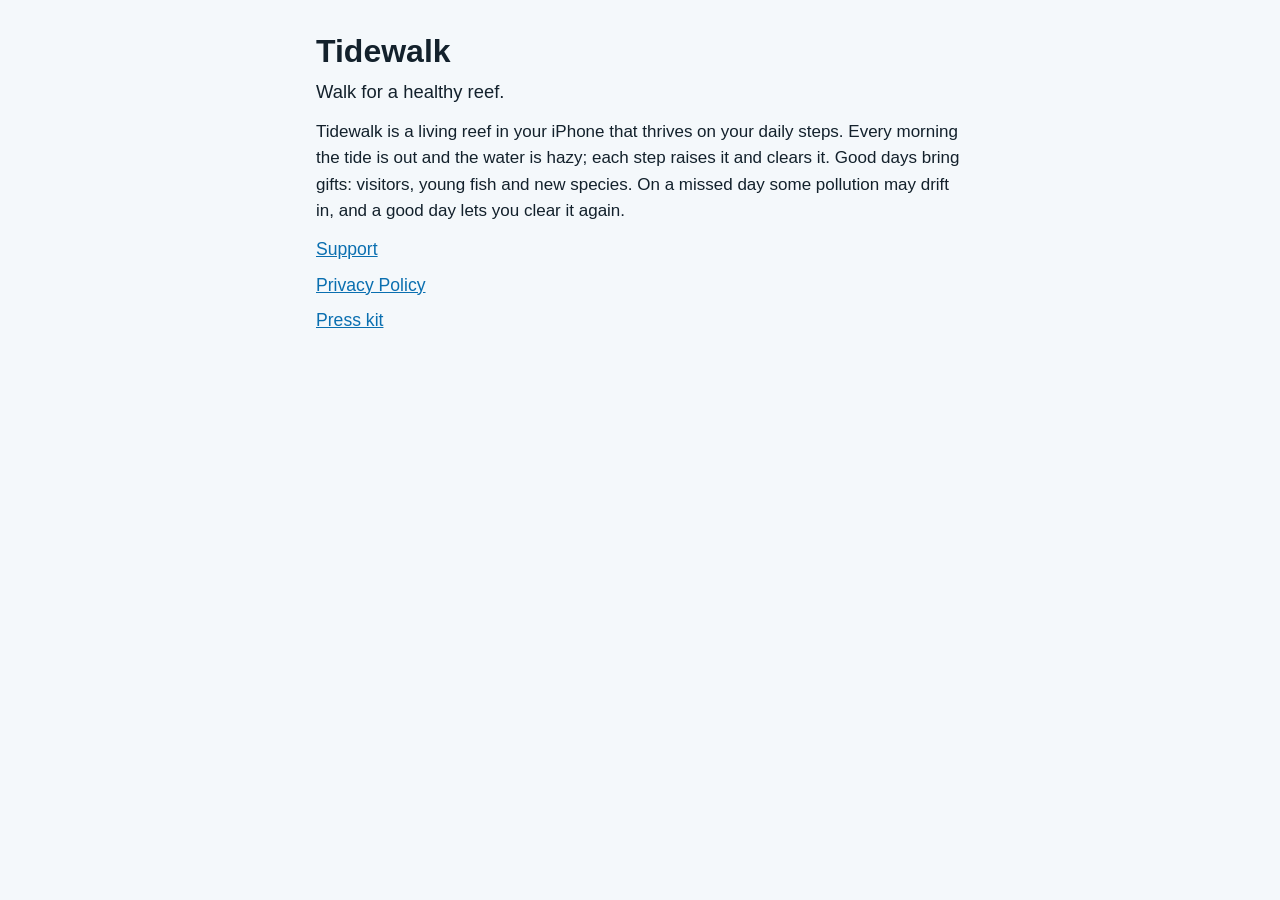
<file: index.html>
<!doctype html>
<html lang="en">
<head>
<meta charset="utf-8">
<meta name="viewport" content="width=device-width, initial-scale=1">
<title>Tidewalk</title>
<link rel="icon" href="favicon.svg" type="image/svg+xml">
<link rel="icon" href="favicon-32.png" sizes="32x32">
<link rel="apple-touch-icon" href="apple-touch-icon.png">
<link rel="stylesheet" href="style.css">
</head>
<body>
<main>
<h1>Tidewalk</h1>
<p class="lead">Walk for a healthy reef.</p>
<p>Tidewalk is a living reef in your iPhone that thrives on your daily steps. Every morning the tide is out and the
water is hazy; each step raises it and clears it. Good days bring gifts: visitors, young fish and new species.
On a missed day some pollution may drift in, and a good day lets you clear it again.</p>
<ul class="links">
<li><a href="support.html">Support</a></li>
<li><a href="privacy.html">Privacy Policy</a></li>
<li><a href="press.html">Press kit</a></li>
</ul>
</main>
</body>
</html>
</file>
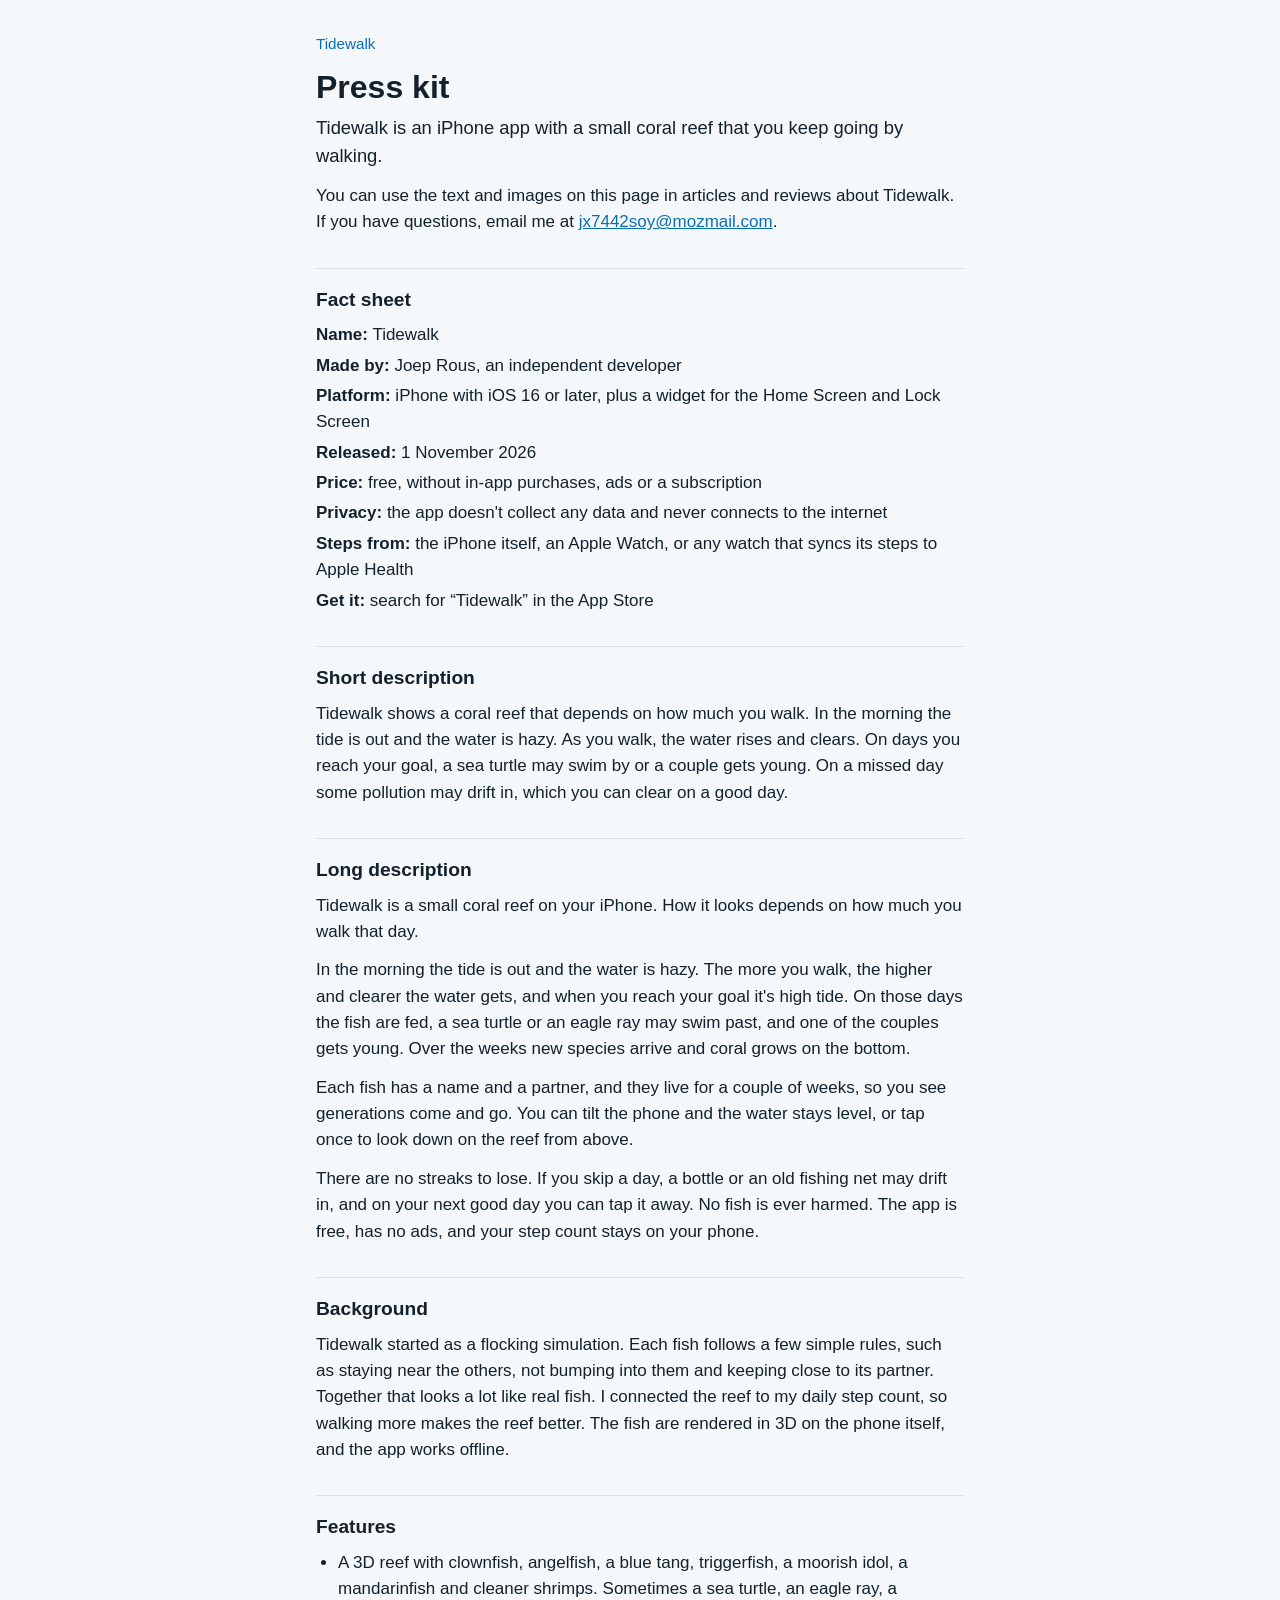
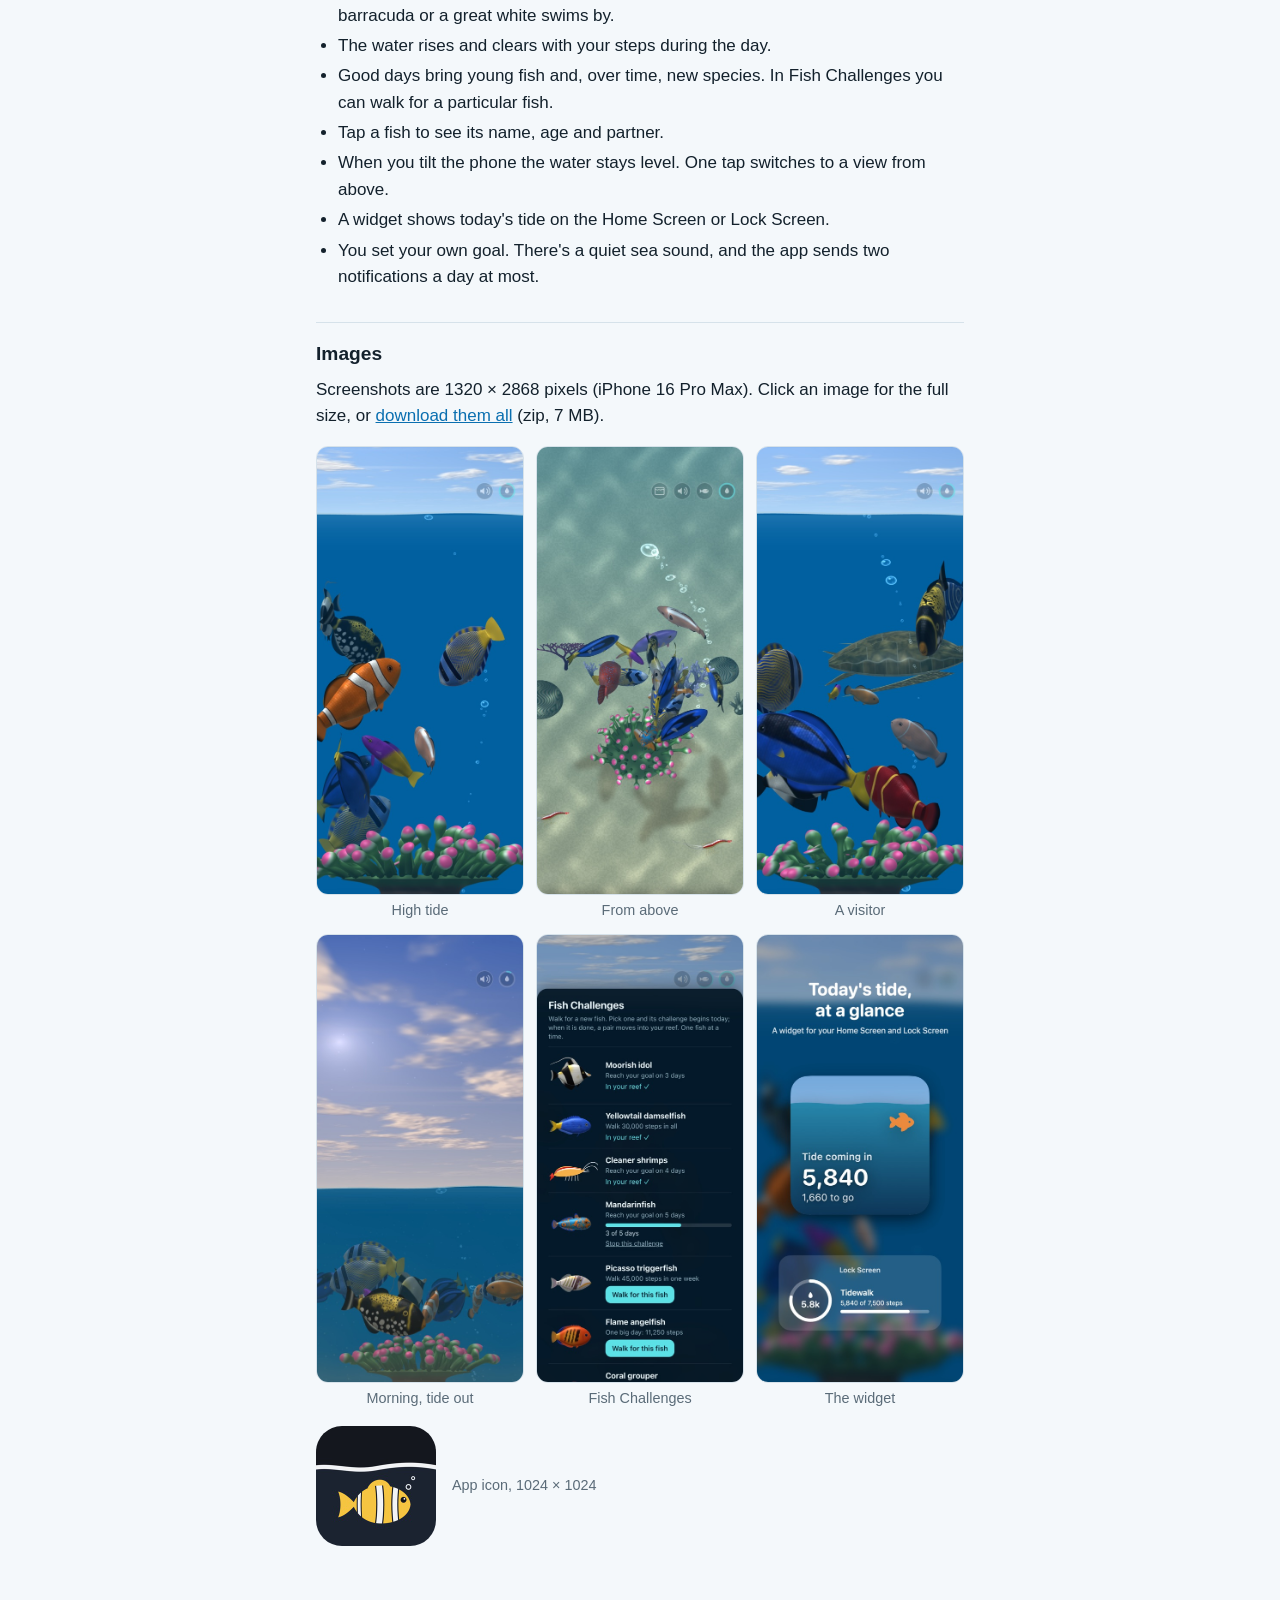
<file: press.html>
<!doctype html>
<html lang="en">
<head>
<meta charset="utf-8">
<meta name="viewport" content="width=device-width, initial-scale=1">
<title>Tidewalk – Press</title>
<meta name="description" content="Press kit for Tidewalk, an iPhone app with a coral reef that you keep going by walking.">
<link rel="icon" href="favicon.svg" type="image/svg+xml">
<link rel="icon" href="favicon-32.png" sizes="32x32">
<link rel="apple-touch-icon" href="apple-touch-icon.png">
<link rel="stylesheet" href="style.css">
</head>
<body>
<main>
<p class="back"><a href="index.html">Tidewalk</a></p>
<h1>Press kit</h1>
<p class="lead">Tidewalk is an iPhone app with a small coral reef that you keep going by walking.</p>
<p>You can use the text and images on this page in articles and reviews about Tidewalk. If you have questions, email me
at <a href="mailto:jx7442soy@mozmail.com">jx7442soy@mozmail.com</a>.</p>

<h2>Fact sheet</h2>
<ul class="facts">
<li><strong>Name:</strong> Tidewalk</li>
<li><strong>Made by:</strong> Joep Rous, an independent developer</li>
<li><strong>Platform:</strong> iPhone with iOS 16 or later, plus a widget for the Home Screen and Lock Screen</li>
<li><strong>Released:</strong> 1 November 2026</li>
<li><strong>Price:</strong> free, without in-app purchases, ads or a subscription</li>
<li><strong>Privacy:</strong> the app doesn't collect any data and never connects to the internet</li>
<li><strong>Steps from:</strong> the iPhone itself, an Apple Watch, or any watch that syncs its steps to Apple Health</li>
<li><strong>Get it:</strong> search for “Tidewalk” in the App Store</li>
</ul>

<h2>Short description</h2>
<p>Tidewalk shows a coral reef that depends on how much you walk. In the morning the tide is out and the water is
hazy. As you walk, the water rises and clears. On days you reach your goal, a sea turtle may swim by or a couple gets
young. On a missed day some pollution may drift in, which you can clear on a good day.</p>

<h2>Long description</h2>
<p>Tidewalk is a small coral reef on your iPhone. How it looks depends on how much you walk that day.</p>
<p>In the morning the tide is out and the water is hazy. The more you walk, the higher and clearer the water gets, and
when you reach your goal it's high tide. On those days the fish are fed, a sea turtle or an eagle ray may swim past,
and one of the couples gets young. Over the weeks new species arrive and coral grows on the bottom.</p>
<p>Each fish has a name and a partner, and they live for a couple of weeks, so you see generations come and go. You
can tilt the phone and the water stays level, or tap once to look down on the reef from above.</p>
<p>There are no streaks to lose. If you skip a day, a bottle or an old fishing net may drift in, and on your next good
day you can tap it away. No fish is ever harmed. The app is free, has no ads, and your
step count stays on your phone.</p>

<h2>Background</h2>
<p>Tidewalk started as a flocking simulation. Each fish follows a few simple rules, such as staying near the others,
not bumping into them and keeping close to its partner. Together that looks a lot like real fish. I connected the
reef to my daily step count, so walking more makes the reef better. The fish are rendered in 3D on the phone itself,
and the app works offline.</p>

<h2>Features</h2>
<ul>
<li>A 3D reef with clownfish, angelfish, a blue tang, triggerfish, a moorish idol, a mandarinfish and cleaner
shrimps. Sometimes a sea turtle, an eagle ray, a barracuda or a great white swims by.</li>
<li>The water rises and clears with your steps during the day.</li>
<li>Good days bring young fish and, over time, new species. In Fish Challenges you can walk for a particular fish.</li>
<li>Tap a fish to see its name, age and partner.</li>
<li>When you tilt the phone the water stays level. One tap switches to a view from above.</li>
<li>A widget shows today's tide on the Home Screen or Lock Screen.</li>
<li>You set your own goal. There's a quiet sea sound, and the app sends two notifications a day at most.</li>
</ul>

<h2>Images</h2>
<p>Screenshots are 1320 × 2868 pixels (iPhone 16 Pro Max). Click an image for the full size, or
<a href="press/tidewalk-press.zip">download them all</a> (zip, 7 MB).</p>
<div class="shots">
<a href="press/tidewalk-clear.png"><img src="press/thumb-clear.jpg" alt="The reef at high tide, with clear water" loading="lazy"><span>High tide</span></a>
<a href="press/tidewalk-top.png"><img src="press/thumb-top.jpg" alt="Looking down into the reef from above" loading="lazy"><span>From above</span></a>
<a href="press/tidewalk-turtle.png"><img src="press/thumb-turtle.jpg" alt="A sea turtle swims by behind the reef" loading="lazy"><span>A visitor</span></a>
<a href="press/tidewalk-morning.png"><img src="press/thumb-morning.jpg" alt="The reef in the morning, with the tide out and hazy water" loading="lazy"><span>Morning, tide out</span></a>
<a href="press/tidewalk-challenges.png"><img src="press/thumb-challenges.jpg" alt="Fish Challenges: walk for the fish you want" loading="lazy"><span>Fish Challenges</span></a>
<a href="press/tidewalk-widget.png"><img src="press/thumb-widget.jpg" alt="The Today's tide widget on the Home Screen" loading="lazy"><span>The widget</span></a>
</div>
<p class="icon"><a href="press/tidewalk-icon.png"><img src="press/thumb-icon.jpg" alt="The Tidewalk app icon" width="120" height="120" loading="lazy"></a>
<span>App icon, 1024 × 1024</span></p>
</main>
</body>
</html>
</file>
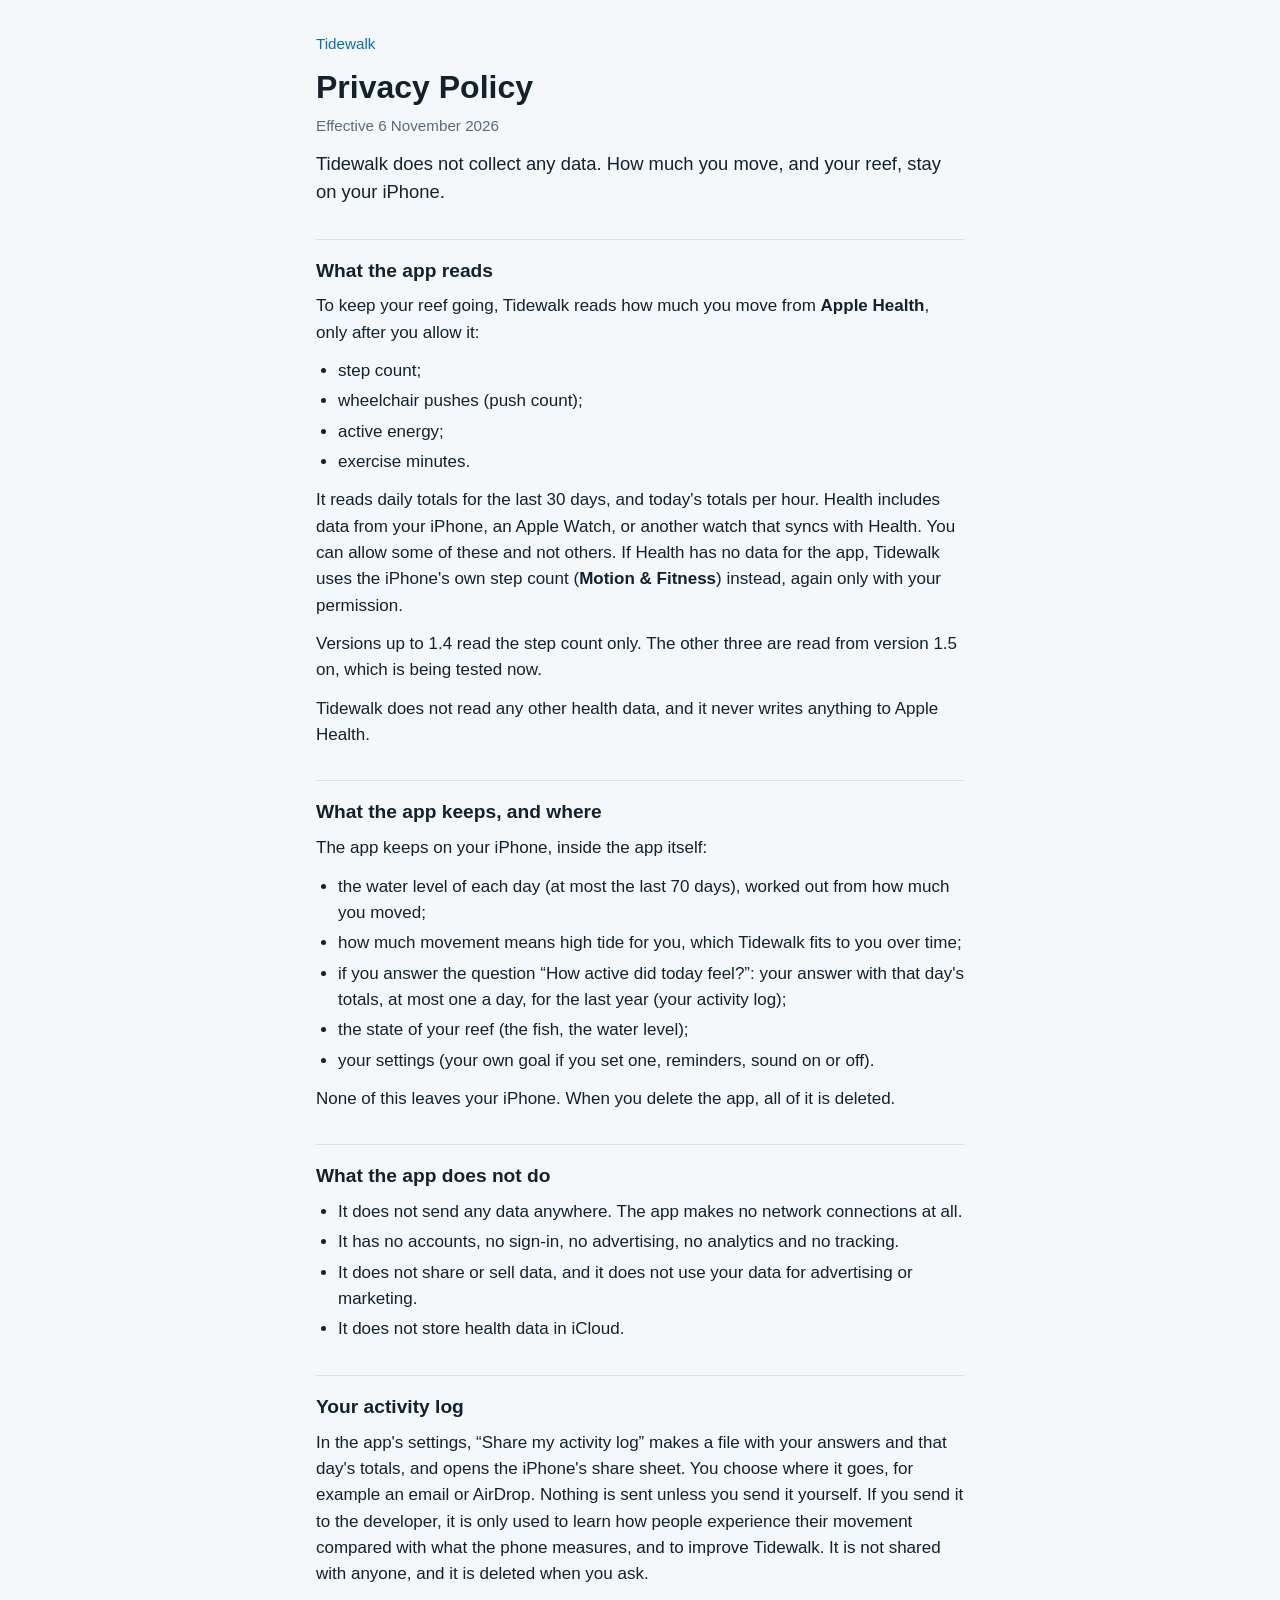
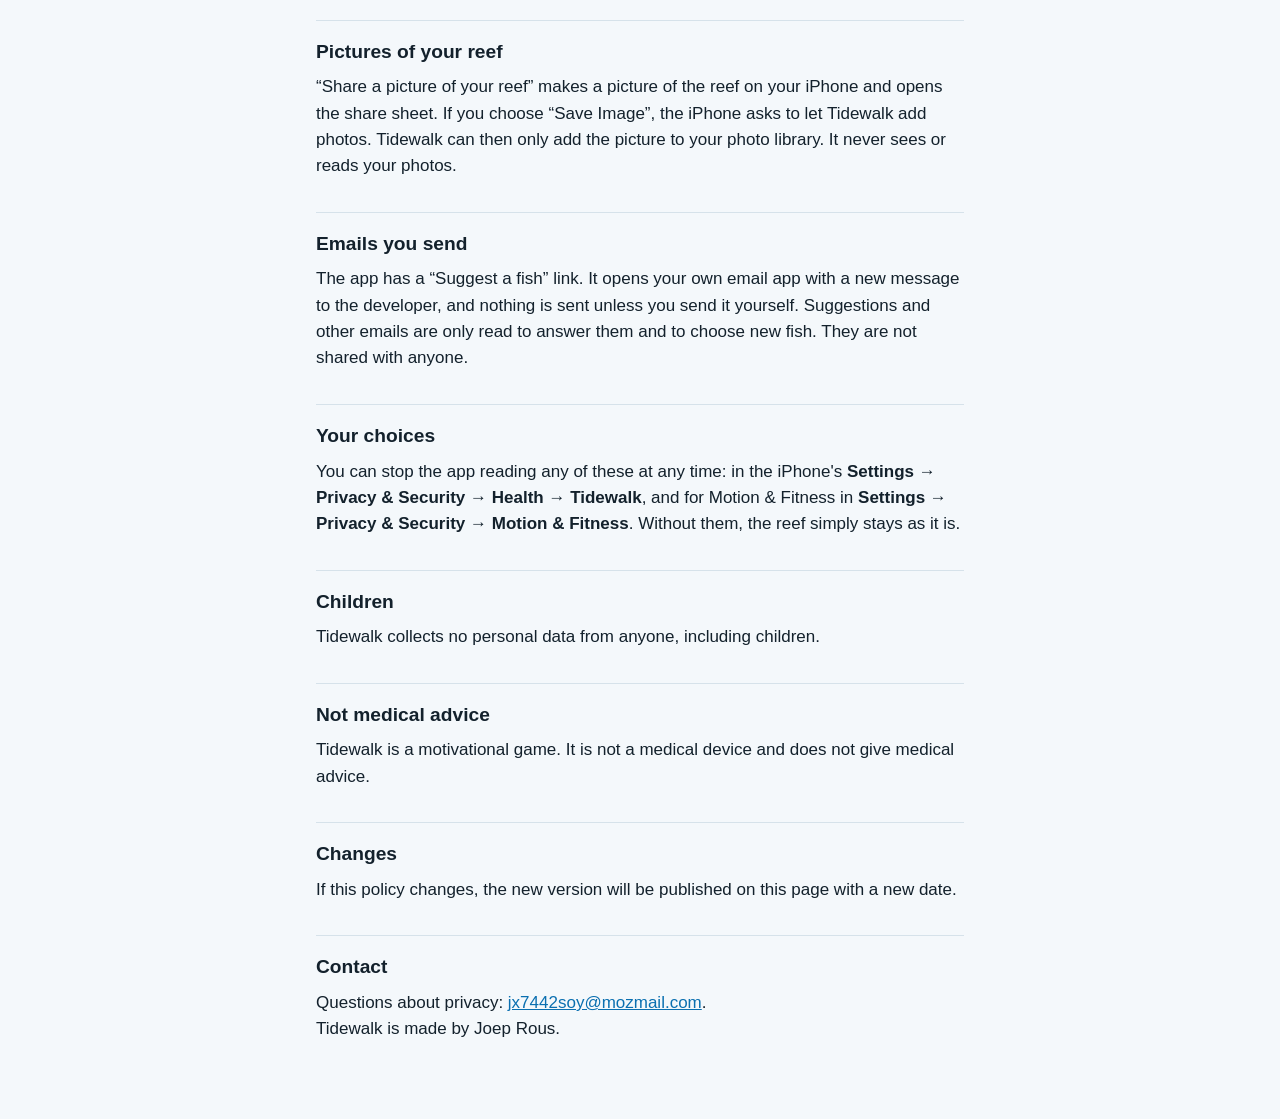
<file: privacy.html>
<!doctype html>
<html lang="en">
<head>
<meta charset="utf-8">
<meta name="viewport" content="width=device-width, initial-scale=1">
<title>Tidewalk – Privacy Policy</title>
<link rel="icon" href="favicon.svg" type="image/svg+xml">
<link rel="icon" href="favicon-32.png" sizes="32x32">
<link rel="apple-touch-icon" href="apple-touch-icon.png">
<link rel="stylesheet" href="style.css">
</head>
<body>
<main>
<p class="back"><a href="index.html">Tidewalk</a></p>
<h1>Privacy Policy</h1>
<p class="meta">Effective 6 November 2026</p>

<p class="lead">Tidewalk does not collect any data. How much you move, and your reef, stay on your iPhone.</p>

<h2>What the app reads</h2>
<p>To keep your reef going, Tidewalk reads how much you move from <strong>Apple Health</strong>, only after you
allow it:</p>
<ul>
<li>step count;</li>
<li>wheelchair pushes (push count);</li>
<li>active energy;</li>
<li>exercise minutes.</li>
</ul>
<p>It reads daily totals for the last 30 days, and today's totals per hour. Health includes data from your iPhone, an
Apple Watch, or another watch that syncs with Health. You can allow some of these and not others. If Health has no data
for the app, Tidewalk uses the iPhone's own step count (<strong>Motion &amp; Fitness</strong>) instead, again only with
your permission.</p>
<p>Versions up to 1.4 read the step count only. The other three are read from version 1.5 on, which is being tested
now.</p>
<p>Tidewalk does not read any other health data, and it never writes anything to Apple Health.</p>

<h2>What the app keeps, and where</h2>
<p>The app keeps on your iPhone, inside the app itself:</p>
<ul>
<li>the water level of each day (at most the last 70 days), worked out from how much you moved;</li>
<li>how much movement means high tide for you, which Tidewalk fits to you over time;</li>
<li>if you answer the question “How active did today feel?”: your answer with that day's totals, at most one a day,
for the last year (your activity log);</li>
<li>the state of your reef (the fish, the water level);</li>
<li>your settings (your own goal if you set one, reminders, sound on or off).</li>
</ul>
<p>None of this leaves your iPhone. When you delete the app, all of it is deleted.</p>

<h2>What the app does not do</h2>
<ul>
<li>It does not send any data anywhere. The app makes no network connections at all.</li>
<li>It has no accounts, no sign-in, no advertising, no analytics and no tracking.</li>
<li>It does not share or sell data, and it does not use your data for advertising or marketing.</li>
<li>It does not store health data in iCloud.</li>
</ul>

<h2>Your activity log</h2>
<p>In the app's settings, “Share my activity log” makes a file with your answers and that day's totals, and opens the
iPhone's share sheet. You choose where it goes, for example an email or AirDrop. Nothing is sent unless you send it
yourself. If you send it to the developer, it is only used to learn how people experience their movement compared with
what the phone measures, and to improve Tidewalk. It is not shared with anyone, and it is deleted when you ask.</p>

<h2>Pictures of your reef</h2>
<p>“Share a picture of your reef” makes a picture of the reef on your iPhone and opens the share sheet. If you choose
“Save Image”, the iPhone asks to let Tidewalk add photos. Tidewalk can then only add the picture to your photo library.
It never sees or reads your photos.</p>

<h2>Emails you send</h2>
<p>The app has a “Suggest a fish” link. It opens your own email app with a new message to the developer, and nothing
is sent unless you send it yourself. Suggestions and other emails are only read to answer them and to choose new fish.
They are not shared with anyone.</p>

<h2>Your choices</h2>
<p>You can stop the app reading any of these at any time: in the iPhone's <strong>Settings → Privacy &amp; Security →
Health → Tidewalk</strong>, and for Motion &amp; Fitness in <strong>Settings → Privacy &amp; Security → Motion &amp;
Fitness</strong>. Without them, the reef simply stays as it is.</p>

<h2>Children</h2>
<p>Tidewalk collects no personal data from anyone, including children.</p>

<h2>Not medical advice</h2>
<p>Tidewalk is a motivational game. It is not a medical device and does not give medical advice.</p>

<h2>Changes</h2>
<p>If this policy changes, the new version will be published on this page with a new date.</p>

<h2>Contact</h2>
<p>Questions about privacy: <a href="mailto:jx7442soy@mozmail.com">jx7442soy@mozmail.com</a>.<br>
Tidewalk is made by Joep Rous.</p>
</main>
</body>
</html>
</file>
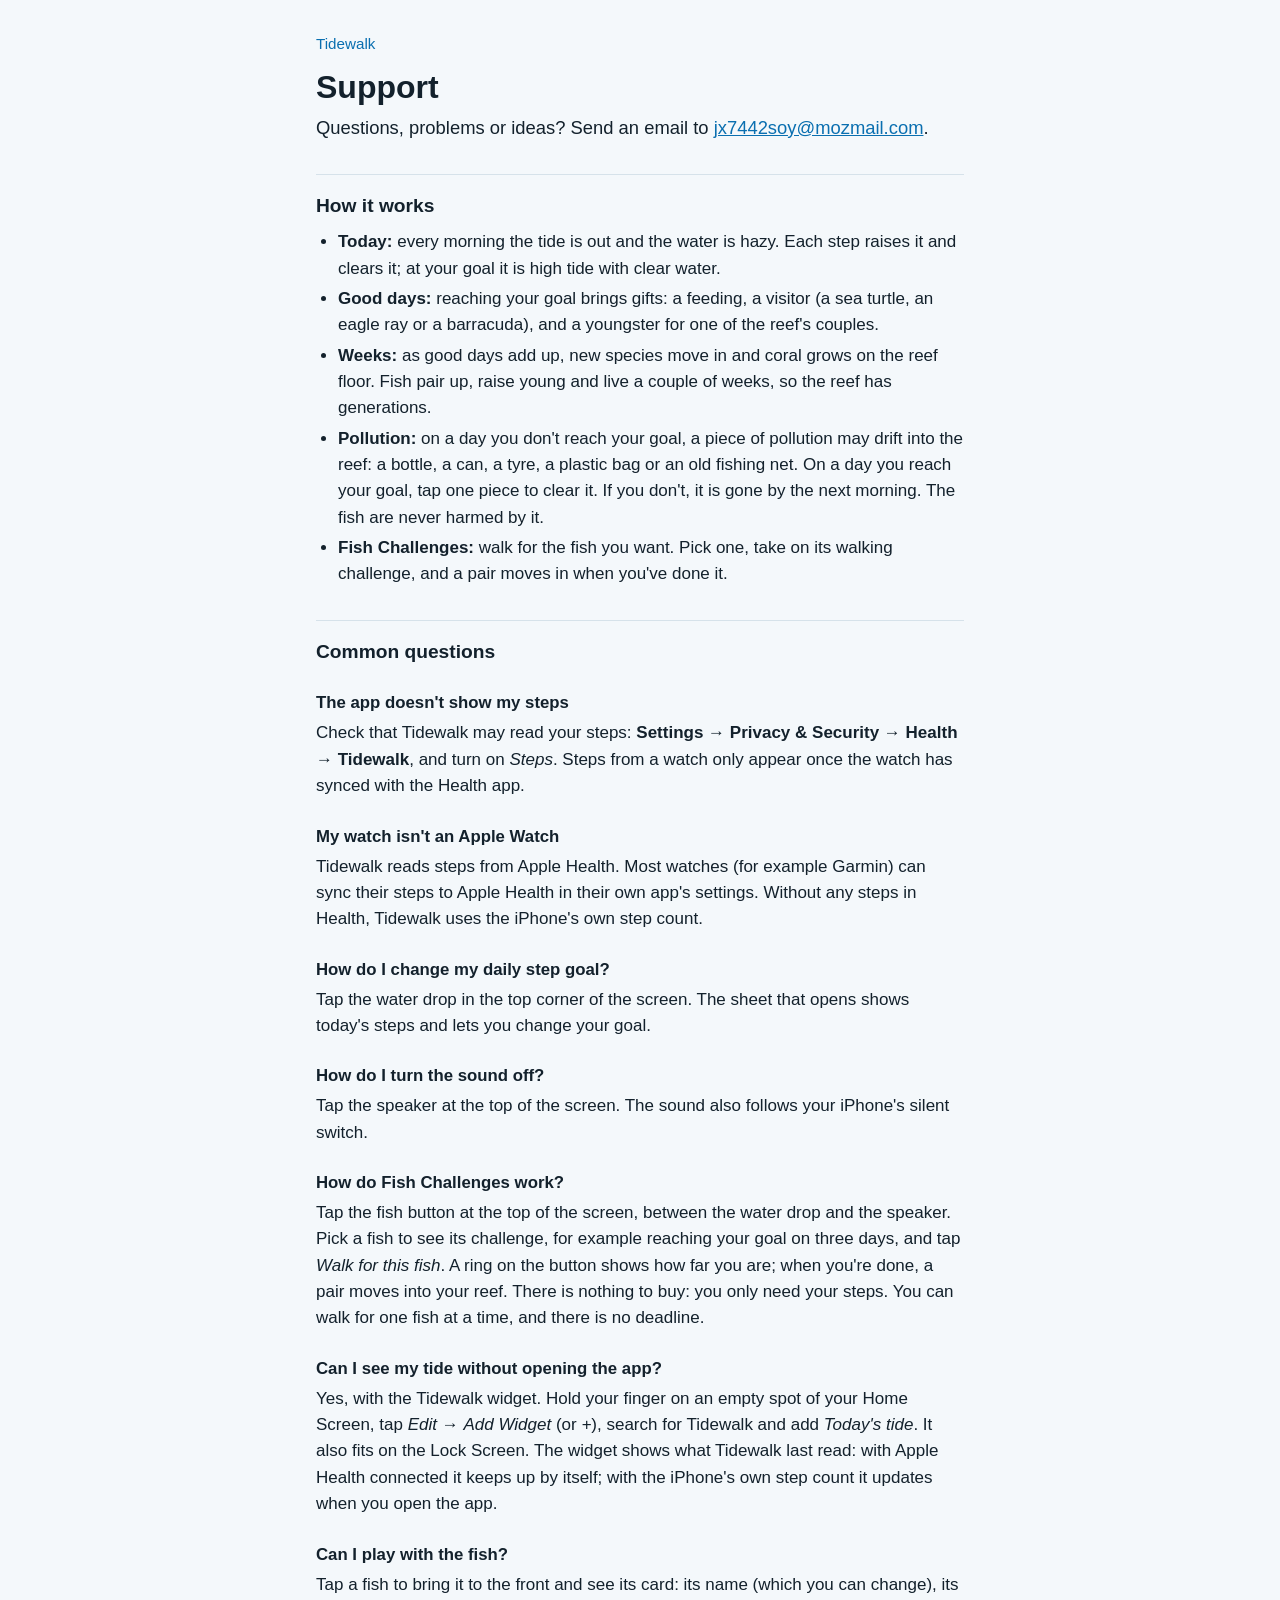
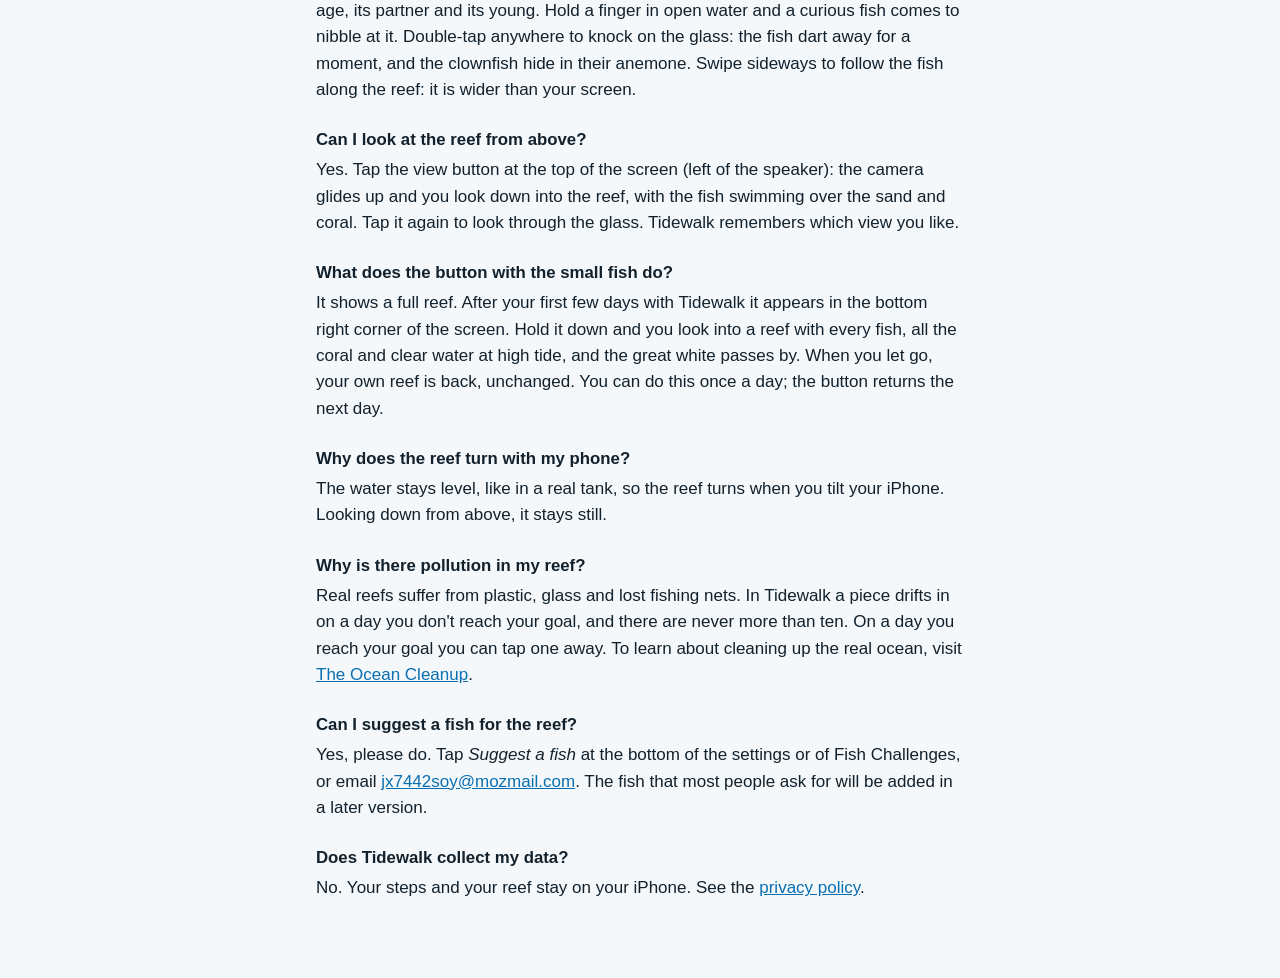
<file: support.html>
<!doctype html>
<html lang="en">
<head>
<meta charset="utf-8">
<meta name="viewport" content="width=device-width, initial-scale=1">
<title>Tidewalk – Support</title>
<link rel="icon" href="favicon.svg" type="image/svg+xml">
<link rel="icon" href="favicon-32.png" sizes="32x32">
<link rel="apple-touch-icon" href="apple-touch-icon.png">
<link rel="stylesheet" href="style.css">
</head>
<body>
<main>
<p class="back"><a href="index.html">Tidewalk</a></p>
<h1>Support</h1>
<p class="lead">Questions, problems or ideas? Send an email to <a href="mailto:jx7442soy@mozmail.com">jx7442soy@mozmail.com</a>.</p>

<h2>How it works</h2>
<ul>
<li><strong>Today:</strong> every morning the tide is out and the water is hazy. Each step raises it and clears it;
at your goal it is high tide with clear water.</li>
<li><strong>Good days:</strong> reaching your goal brings gifts: a feeding, a visitor (a sea turtle, an eagle ray or a
barracuda), and a youngster for one of the reef's couples.</li>
<li><strong>Weeks:</strong> as good days add up, new species move in and coral grows on the reef floor. Fish pair up,
raise young and live a couple of weeks, so the reef has generations.</li>
<li><strong>Pollution:</strong> on a day you don't reach your goal, a piece of pollution may drift into the reef: a bottle,
a can, a tyre, a plastic bag or an old fishing net. On a day you reach your goal, tap one piece to clear it. If you
don't, it is gone by the next morning. The fish are never harmed by it.</li>
<li><strong>Fish Challenges:</strong> walk for the fish you want. Pick one, take on its walking challenge, and a pair moves
in when you've done it.</li>
</ul>

<h2>Common questions</h2>

<h3>The app doesn't show my steps</h3>
<p>Check that Tidewalk may read your steps: <strong>Settings → Privacy &amp; Security → Health → Tidewalk</strong>,
and turn on <em>Steps</em>. Steps from a watch only appear once the watch has synced with the Health app.</p>

<h3>My watch isn't an Apple Watch</h3>
<p>Tidewalk reads steps from Apple Health. Most watches (for example Garmin) can sync their steps to Apple Health in
their own app's settings. Without any steps in Health, Tidewalk uses the iPhone's own step count.</p>

<h3>How do I change my daily step goal?</h3>
<p>Tap the water drop in the top corner of the screen. The sheet that opens shows today's steps and lets you change
your goal.</p>

<h3>How do I turn the sound off?</h3>
<p>Tap the speaker at the top of the screen. The sound also follows your iPhone's silent switch.</p>

<h3>How do Fish Challenges work?</h3>
<p>Tap the fish button at the top of the screen, between the water drop and the speaker. Pick a fish to see its
challenge, for example reaching your goal on three days, and tap <em>Walk for this fish</em>. A ring on the button
shows how far you are; when you're done, a pair moves into your reef. There is nothing to buy: you only need your steps.
You can walk for one fish at a time, and there is no deadline.</p>

<h3>Can I see my tide without opening the app?</h3>
<p>Yes, with the Tidewalk widget. Hold your finger on an empty spot of your Home Screen, tap <em>Edit</em> → <em>Add
Widget</em> (or <em>+</em>), search for Tidewalk and add <em>Today's tide</em>. It also fits on the Lock Screen. The widget
shows what Tidewalk last read: with Apple Health connected it keeps up by itself; with the iPhone's own step count it
updates when you open the app.</p>

<h3>Can I play with the fish?</h3>
<p>Tap a fish to bring it to the front and see its card: its name (which you can change), its age, its partner and its
young. Hold a finger in open water and a curious fish comes to nibble at it. Double-tap anywhere to knock on the
glass: the fish dart away for a moment, and the clownfish hide in their anemone. Swipe sideways to follow the fish along the
reef: it is wider than your screen.</p>

<h3>Can I look at the reef from above?</h3>
<p>Yes. Tap the view button at the top of the screen (left of the speaker): the camera glides up and you look down into
the reef, with the fish swimming over the sand and coral. Tap it again to look through the glass. Tidewalk remembers
which view you like.</p>

<h3>What does the button with the small fish do?</h3>
<p>It shows a full reef. After your first few days with Tidewalk it appears in the bottom right corner of the screen. Hold it down and
you look into a reef with every fish, all the coral and clear water at high tide, and the great white passes by. When
you let go, your own reef is back, unchanged. You can do this once a day; the button returns the next day.</p>

<h3>Why does the reef turn with my phone?</h3>
<p>The water stays level, like in a real tank, so the reef turns when you tilt your iPhone. Looking down from above,
it stays still.</p>

<h3>Why is there pollution in my reef?</h3>
<p>Real reefs suffer from plastic, glass and lost fishing nets. In Tidewalk a piece drifts in on a day you don't reach your
goal, and there are never more than ten. On a day you reach your goal you can tap one away. To learn about cleaning up the
real ocean, visit <a href="https://theoceancleanup.com/">The Ocean Cleanup</a>.</p>

<h3>Can I suggest a fish for the reef?</h3>
<p>Yes, please do. Tap <em>Suggest a fish</em> at the bottom of the settings or of Fish Challenges, or email
<a href="mailto:jx7442soy@mozmail.com?subject=Tidewalk%3A%20a%20fish%20suggestion">jx7442soy@mozmail.com</a>.
The fish that most people ask for will be added in a later version.</p>

<h3>Does Tidewalk collect my data?</h3>
<p>No. Your steps and your reef stay on your iPhone. See the <a href="privacy.html">privacy policy</a>.</p>
</main>
</body>
</html>
</file>
<file: style.css>
:root { --bg:#f4f8fb; --fg:#13212c; --muted:#5a6b78; --link:#0a6fb0; --rule:#d6e2ea; }
@media (prefers-color-scheme: dark) { :root { --bg:#0b1a24; --fg:#e4eef4; --muted:#93a8b6; --link:#5cb8f0; --rule:#1f3442; } }
* { box-sizing:border-box; }
body { margin:0; background:var(--bg); color:var(--fg);
  font:17px/1.55 -apple-system, BlinkMacSystemFont, "Segoe UI", Roboto, Helvetica, Arial, sans-serif; }
main { max-width:680px; margin:0 auto; padding:32px 16px 64px; }
h1 { font-size:2rem; line-height:1.2; margin:0 0 8px; }
h2 { font-size:1.2rem; margin:32px 0 8px; padding-top:16px; border-top:1px solid var(--rule); }
h3 { font-size:1.05rem; margin:24px 0 4px; }
p, ul { margin:0 0 12px; }
ul { padding-left:22px; }
li { margin:4px 0; }
a { color:var(--link); }
.lead { font-size:1.15rem; }
.meta, .back { color:var(--muted); font-size:0.95rem; }
.back a { text-decoration:none; }
.links { list-style:none; padding:0; }
.links li { margin:8px 0; font-size:1.1rem; }
.facts { list-style:none; padding:0; }
.shots { display:grid; grid-template-columns:repeat(3, 1fr); gap:12px; margin:16px 0; }
.shots a { text-decoration:none; color:var(--muted); font-size:0.9rem; text-align:center; }
.shots img { display:block; width:100%; height:auto; border-radius:12px; border:1px solid var(--rule); margin-bottom:4px; }
.icon { display:flex; align-items:center; gap:16px; color:var(--muted); font-size:0.9rem; }
.icon img { display:block; border-radius:26px; }
@media (max-width:480px) { .shots { grid-template-columns:repeat(2, 1fr); } }
</file>
